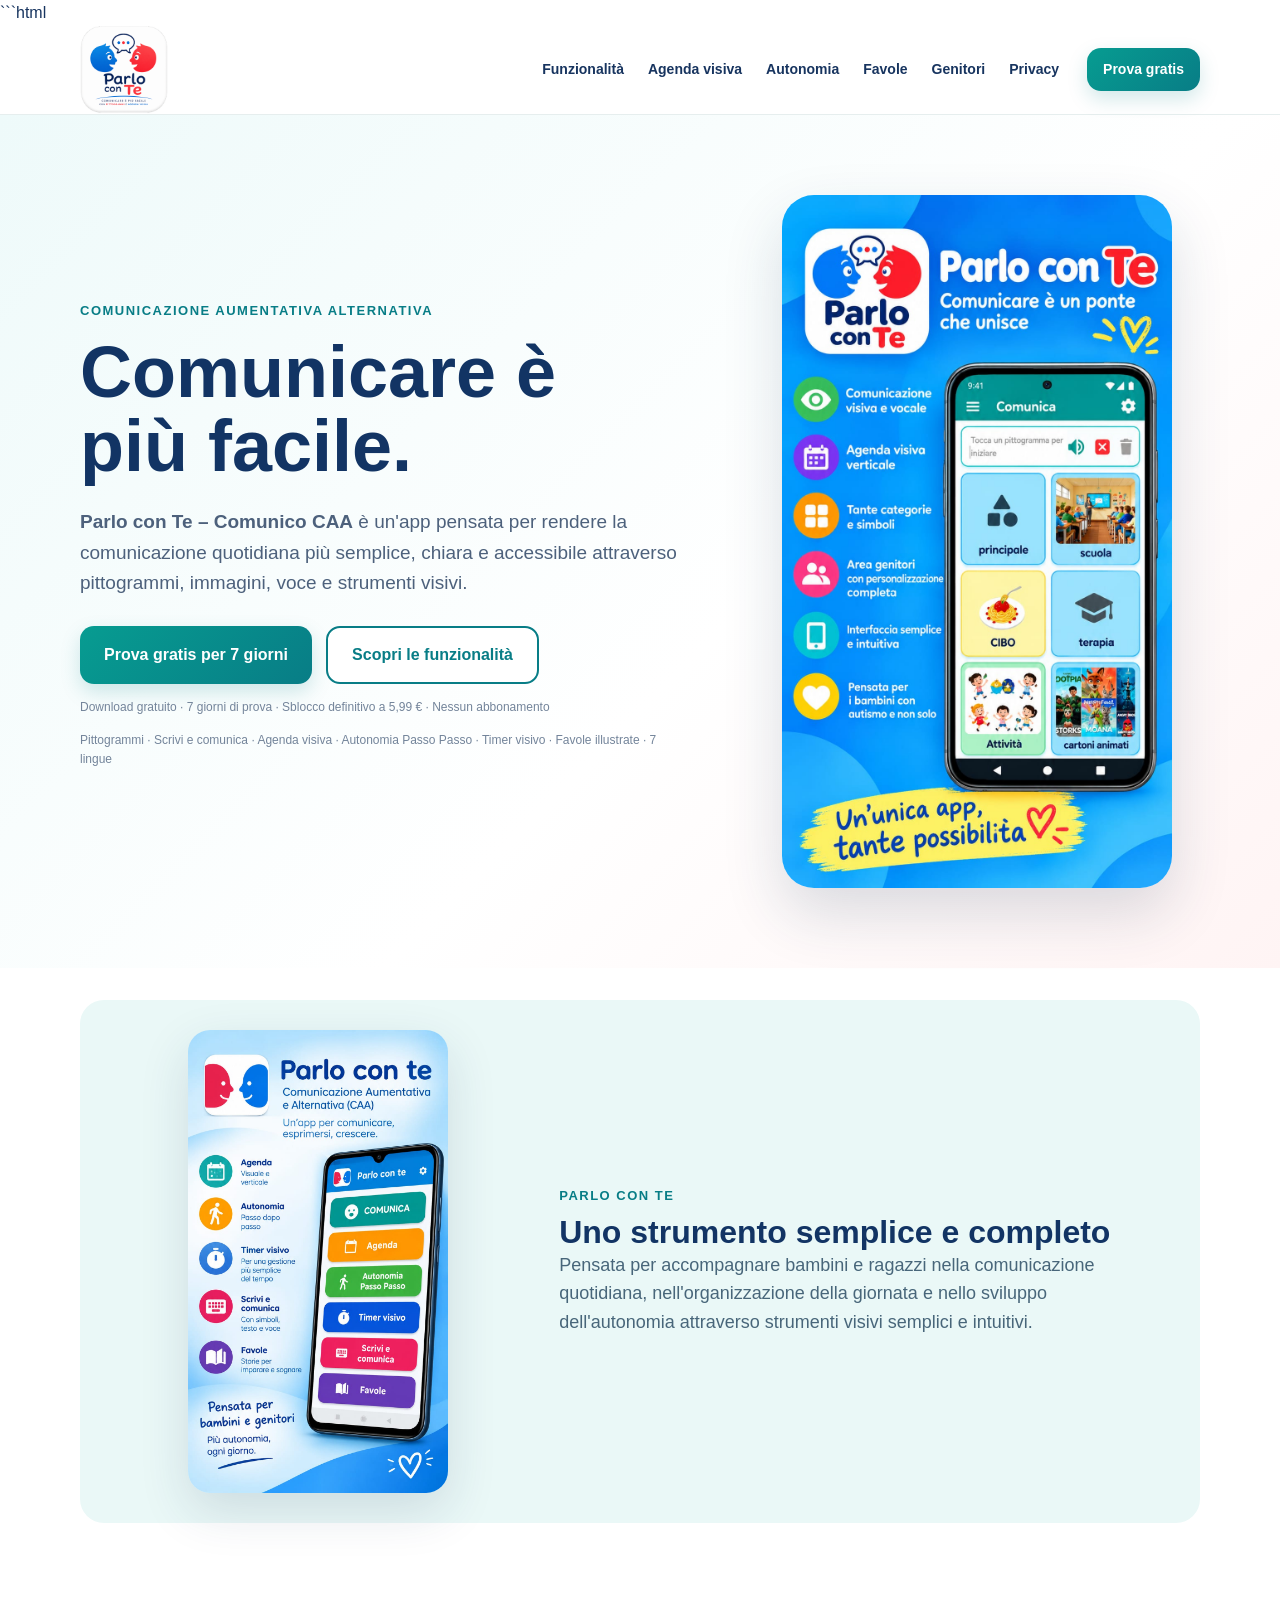
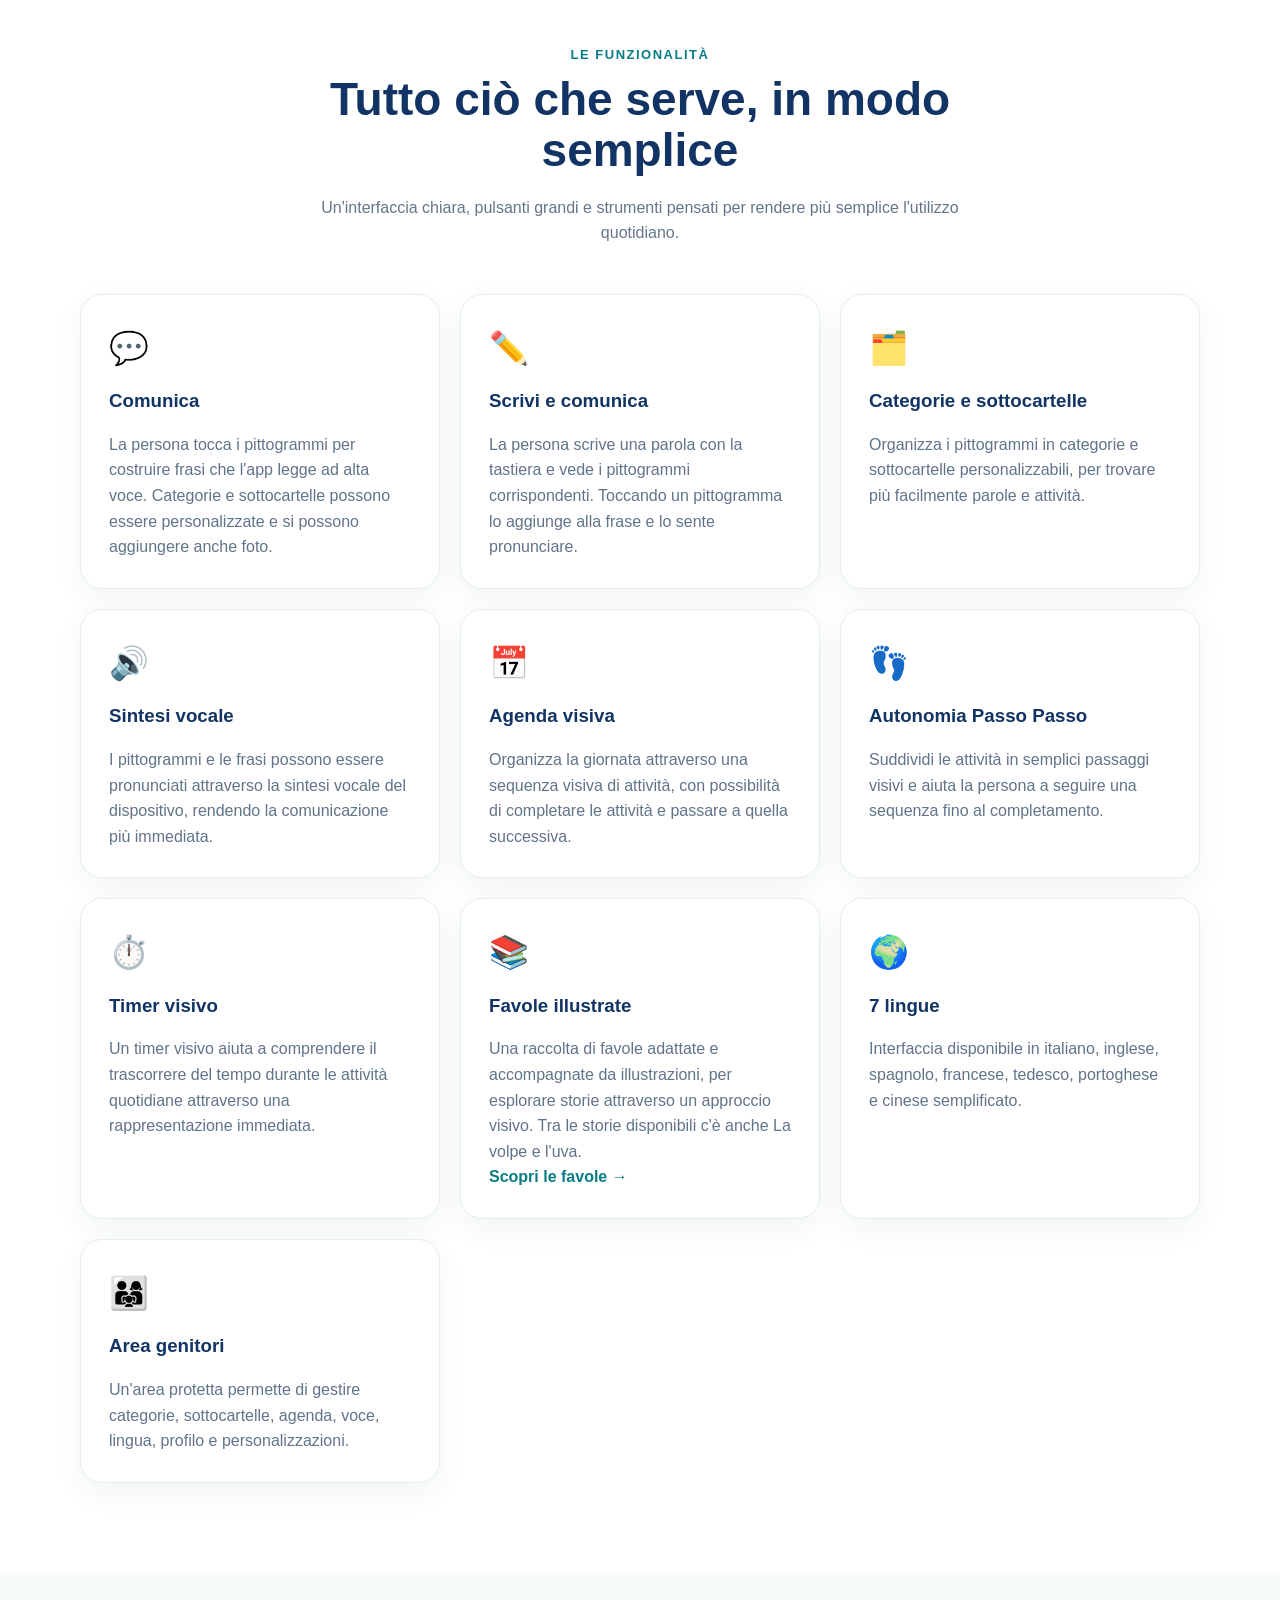
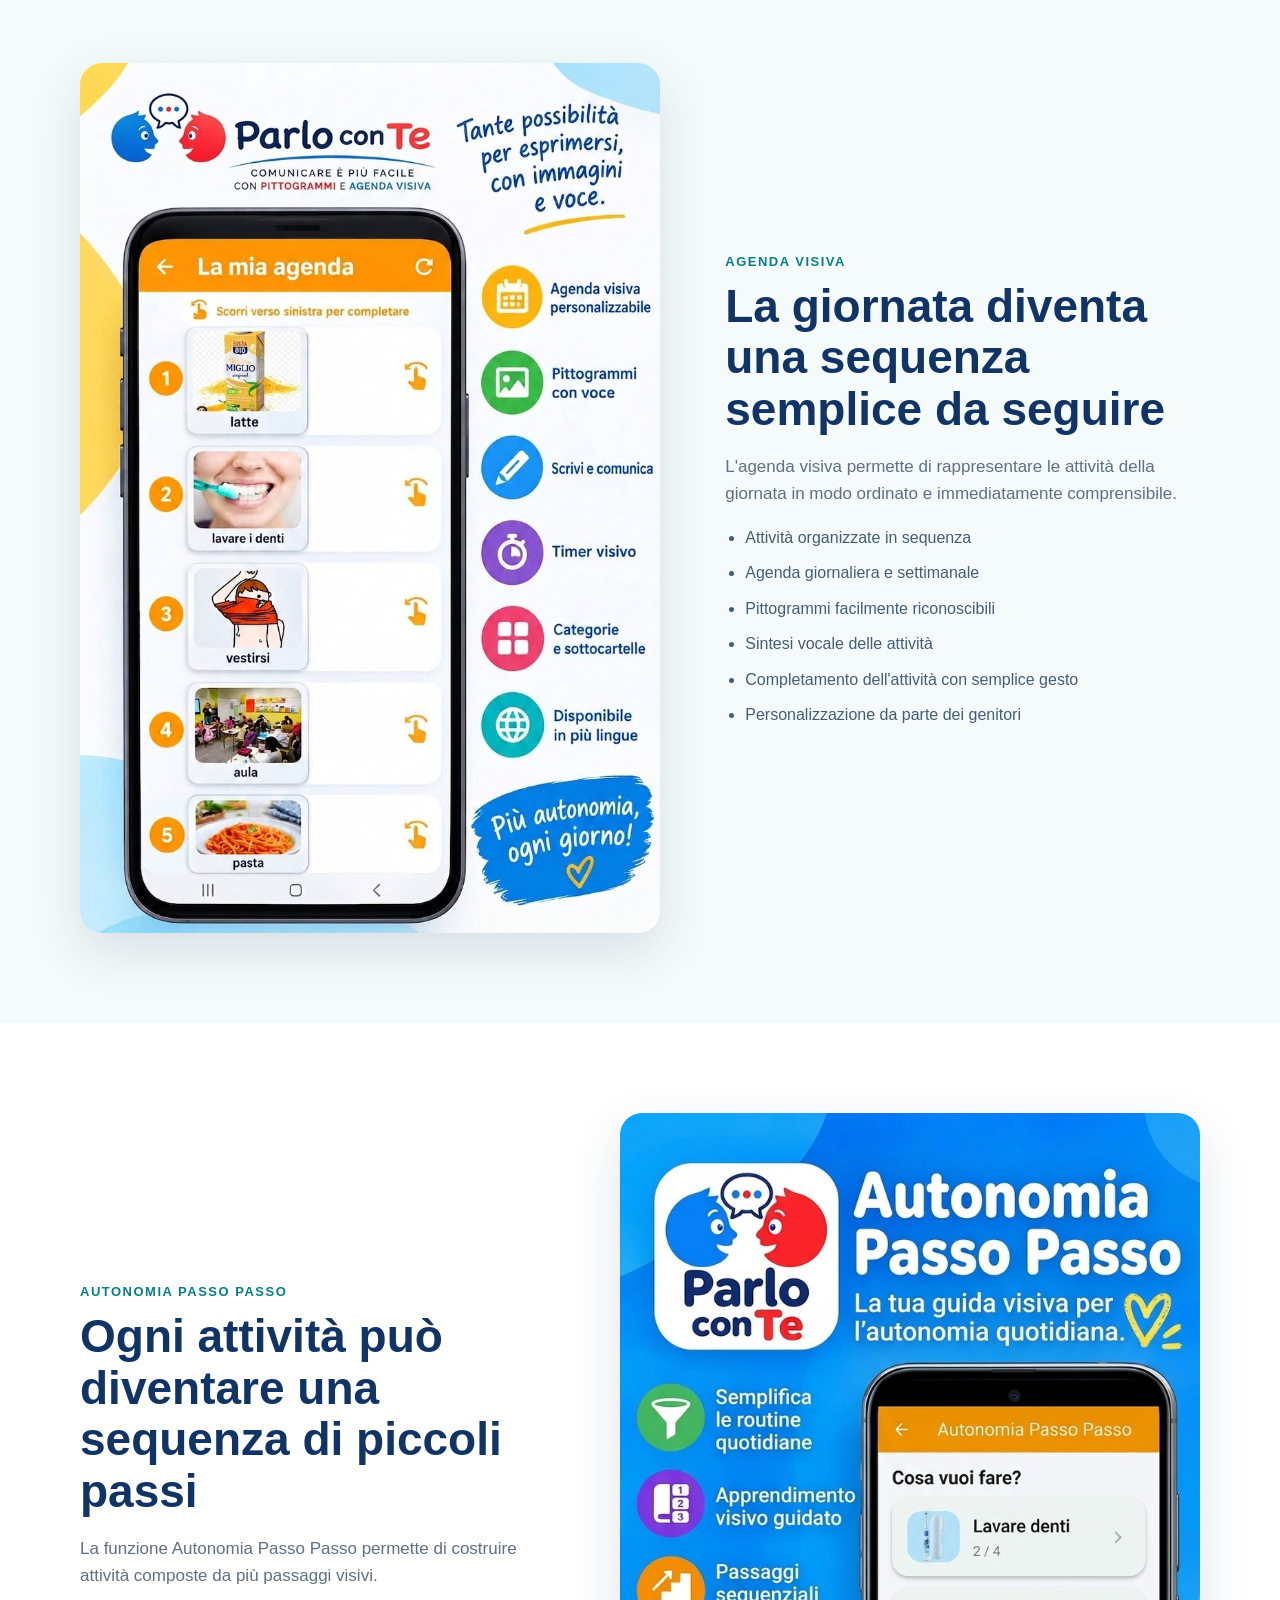
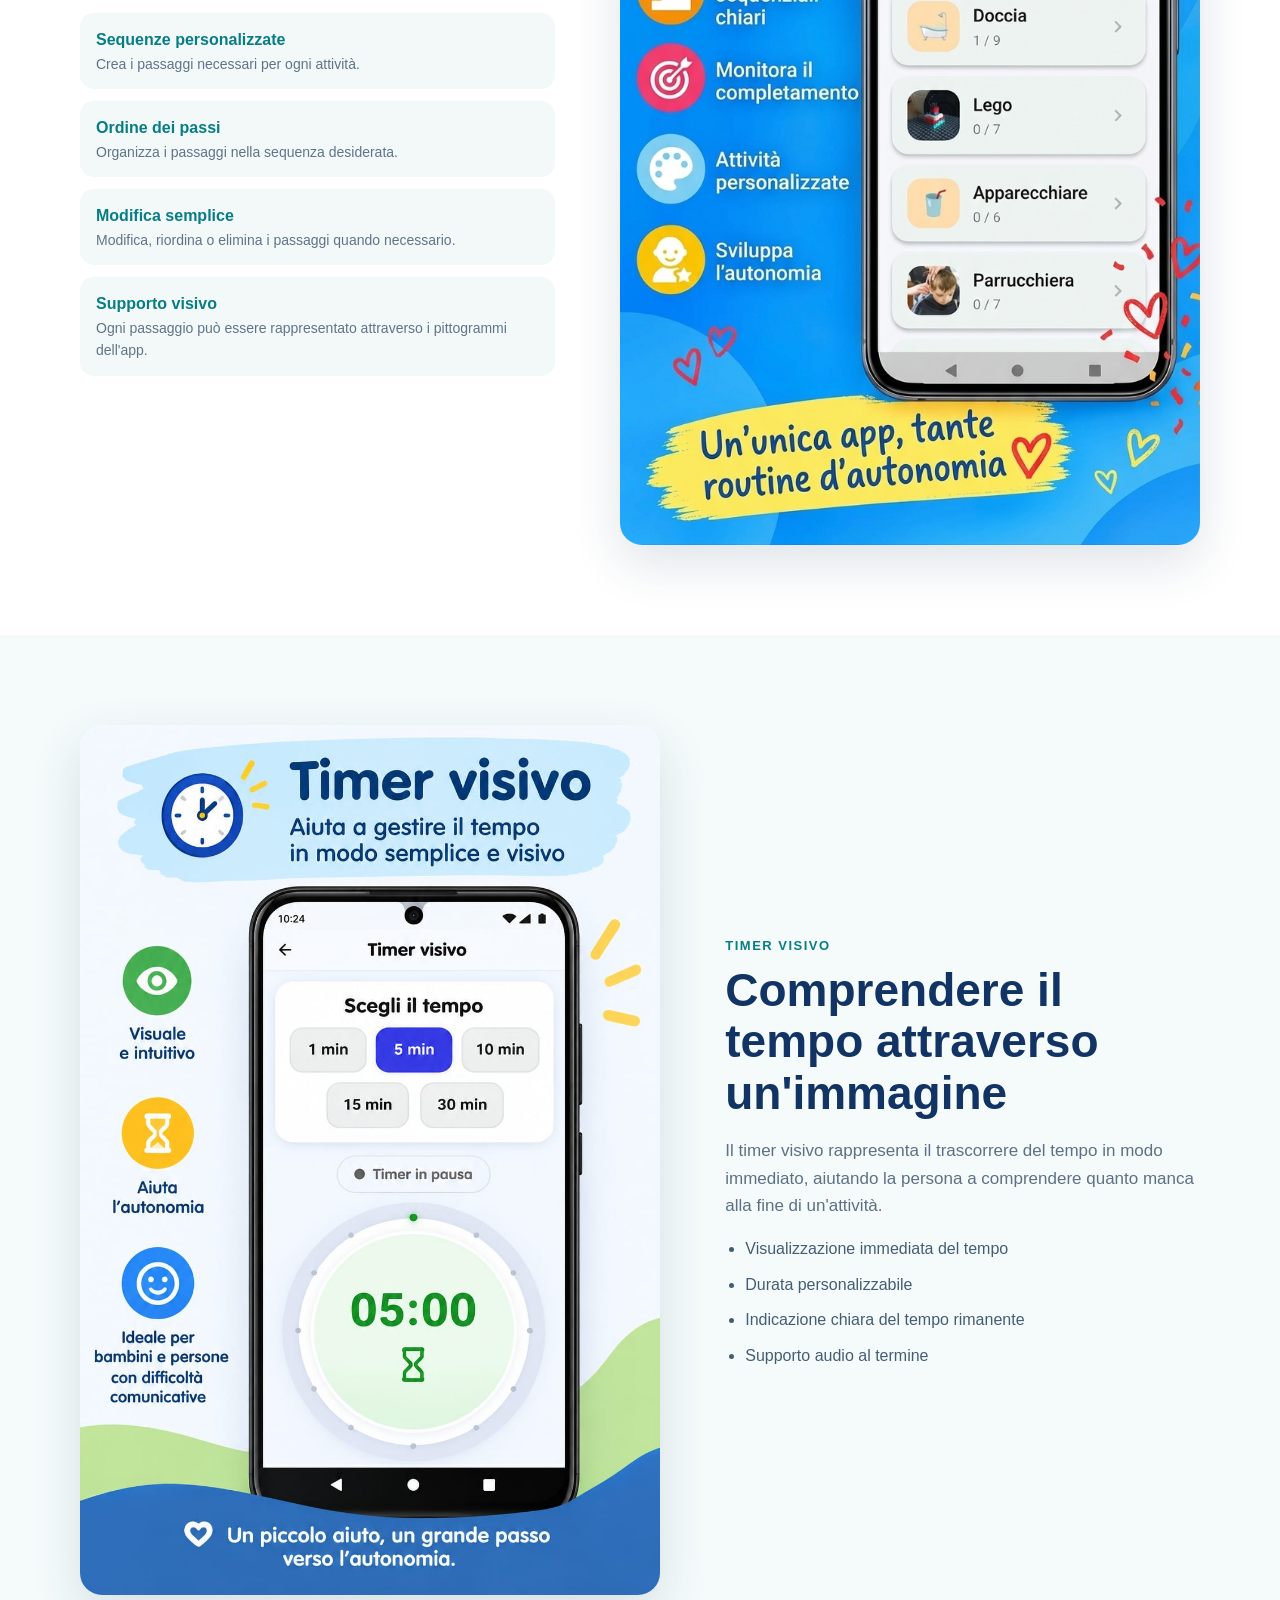
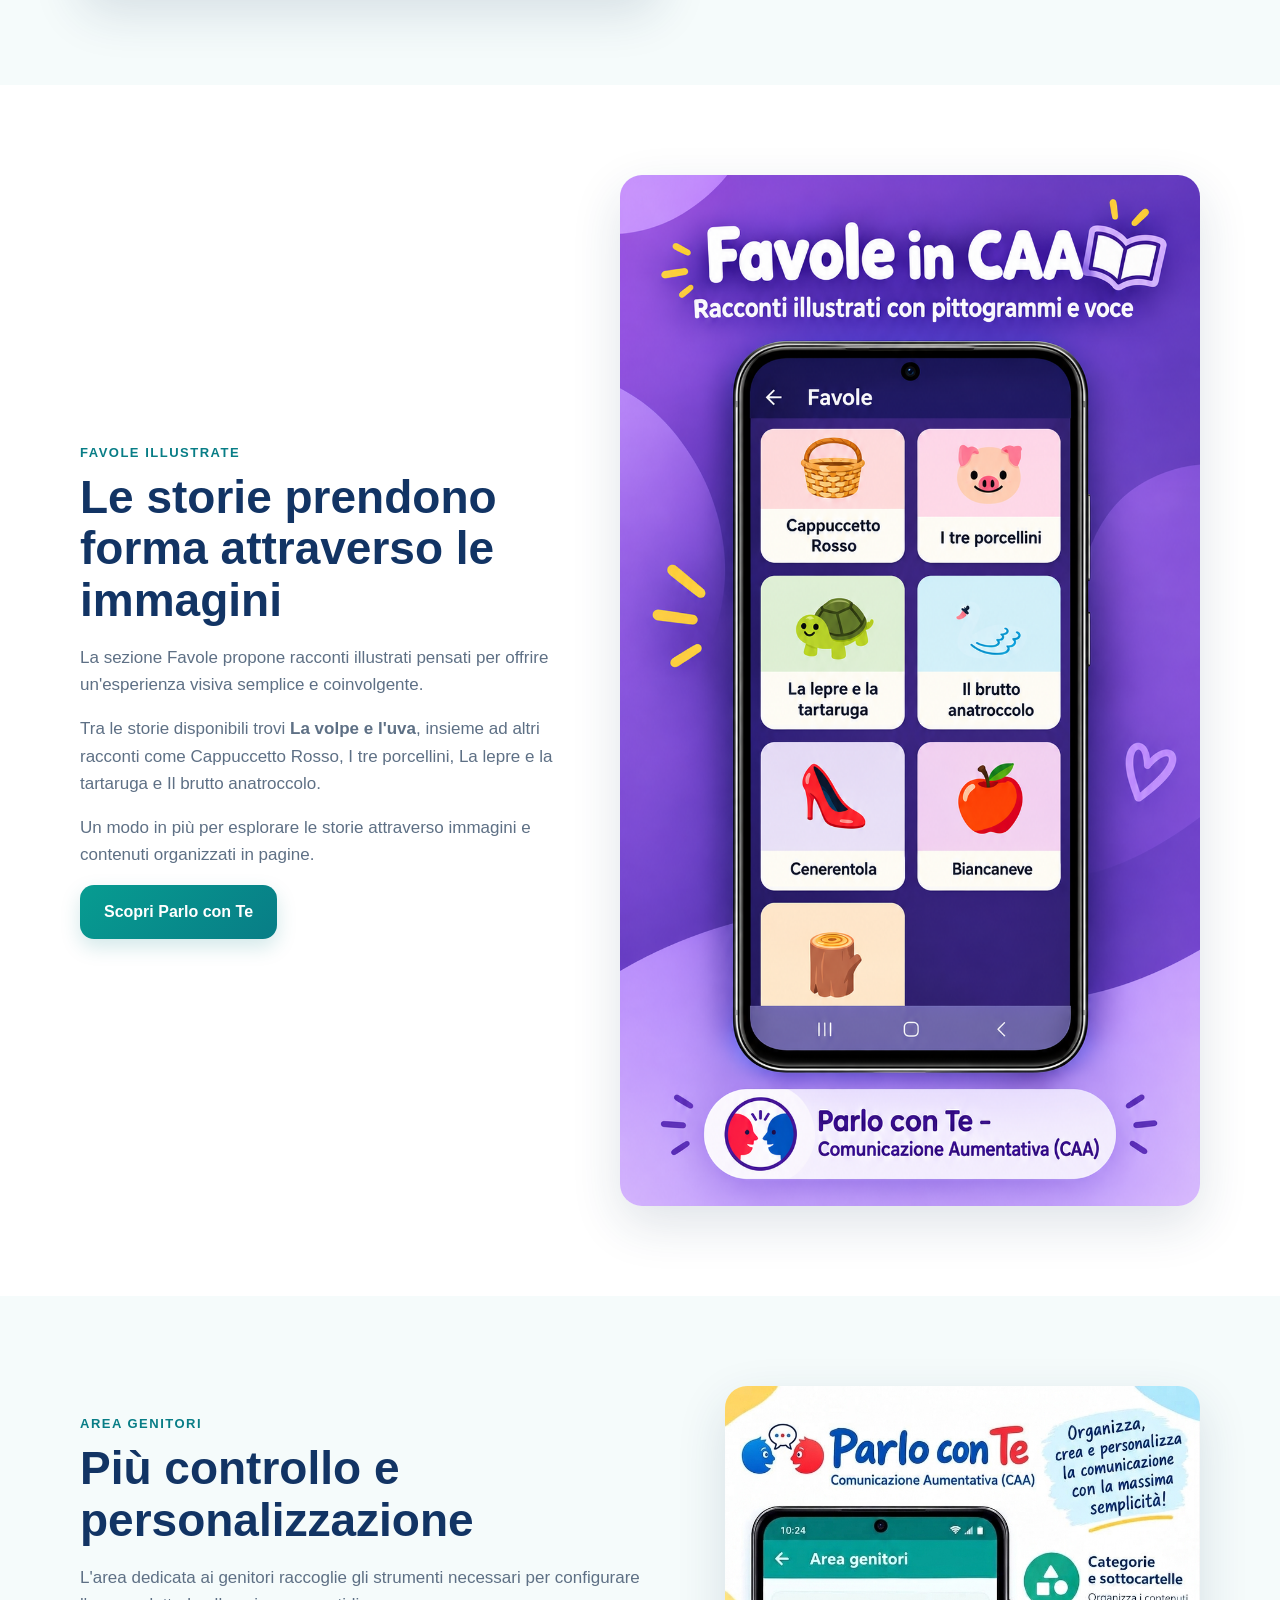
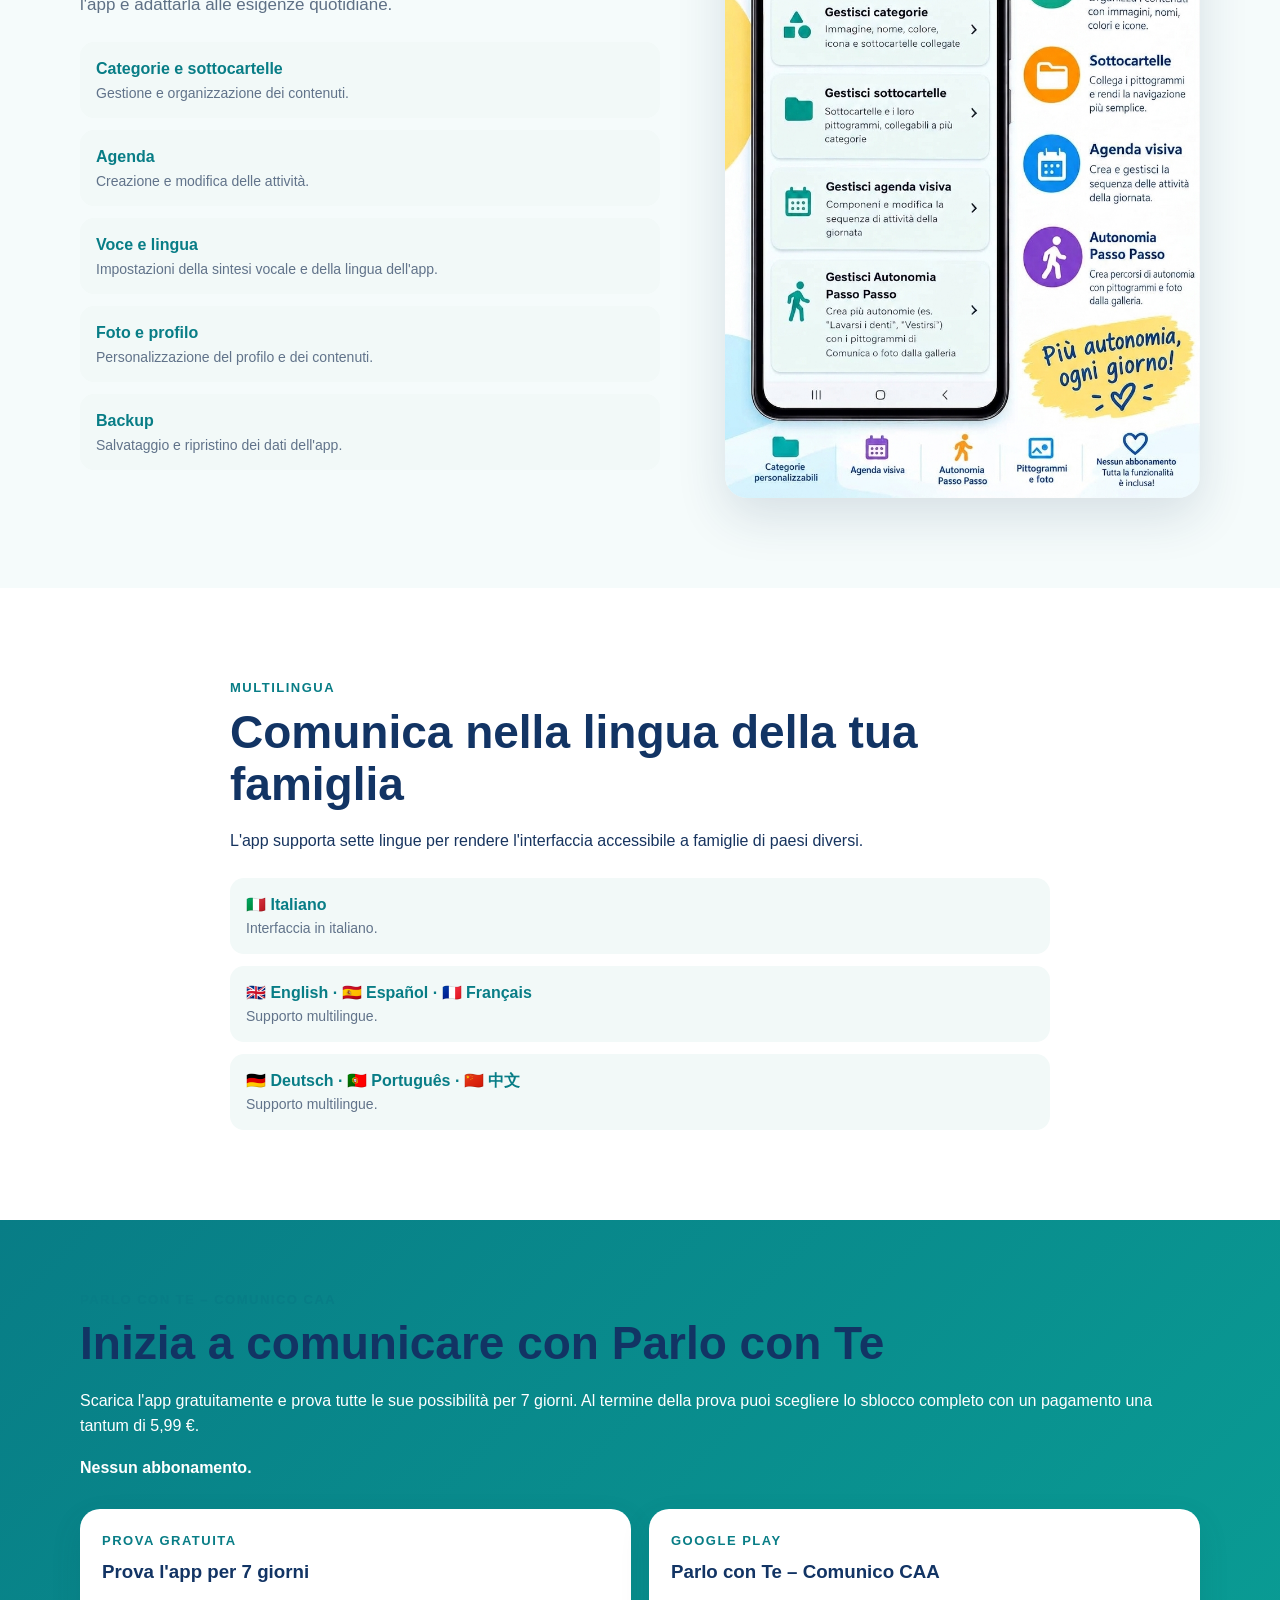
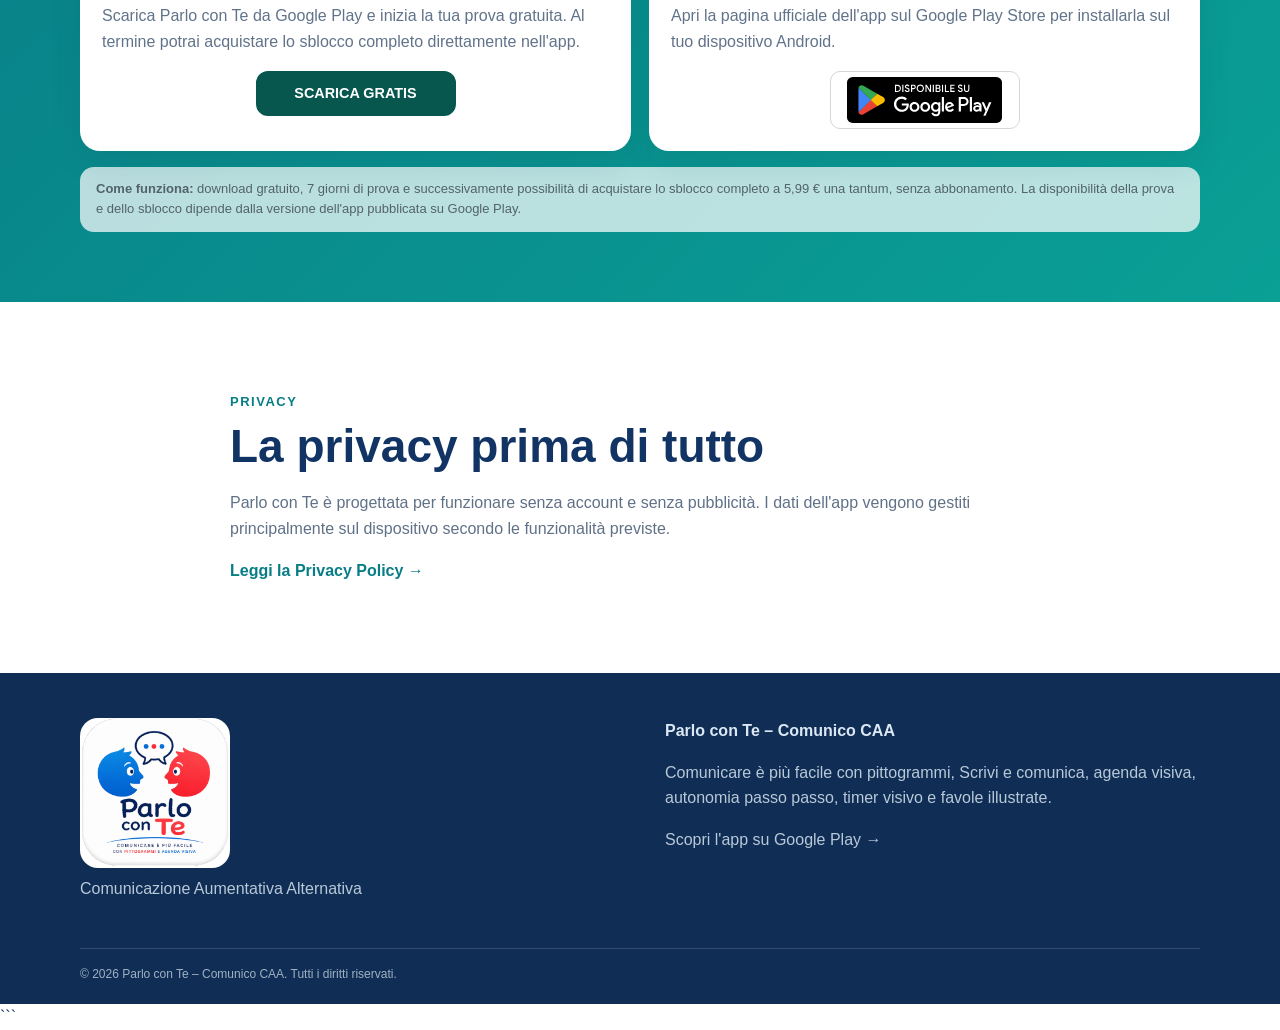
<file: index.html>
```html
<!DOCTYPE html>
<html lang="it">
<head>
<meta charset="UTF-8">
<meta name="viewport" content="width=device-width, initial-scale=1.0">

<title>Parlo con Te – Comunico CAA | Comunicazione Aumentativa Alternativa</title>

<meta name="description" content="Scopri Parlo con Te – Comunico CAA: pittogrammi, comunicazione vocale, agenda visiva, autonomia passo passo, timer visivo e favole illustrate. Prova gratis per 7 giorni, poi sblocco definitivo a 5,99 €.">

<meta name="theme-color" content="#ffffff">
<link rel="icon" href="data:,">

<link rel="preconnect" href="https://fonts.googleapis.com">
<link rel="preconnect" href="https://fonts.gstatic.com" crossorigin>
<link href="https://fonts.googleapis.com/css2?family=Baloo+2:wght@500;600;700;800&family=Nunito+Sans:opsz,wght@6..12,400;6..12,700;6..12,800&display=swap" rel="stylesheet">

<link rel="stylesheet" href="style.css">
</head>

<body>

<header class="header">
  <div class="container nav">
    <a class="brand" href="#home" aria-label="Parlo con Te">
      <img src="logo.png" alt="Logo Parlo con Te">
    </a>

    <nav aria-label="Navigazione principale">
      <a href="#funzioni">Funzionalità</a>
      <a href="#agenda">Agenda visiva</a>
      <a href="#autonomia">Autonomia</a>
      <a href="#favole">Favole</a>
      <a href="#genitori">Genitori</a>
      <a href="#privacy">Privacy</a>
    </nav>

    <a class="btn btn-small" href="#download">Prova gratis</a>
  </div>
</header>

<main>

<!-- HERO -->
<section class="hero" id="home">
  <div class="container hero-grid">

    <div class="hero-text">
      <span class="eyebrow">COMUNICAZIONE AUMENTATIVA ALTERNATIVA</span>

      <h1>Comunicare è più facile.</h1>

      <p class="lead">
        <strong>Parlo con Te – Comunico CAA</strong> è un'app pensata per rendere
        la comunicazione quotidiana più semplice, chiara e accessibile attraverso
        pittogrammi, immagini, voce e strumenti visivi.
      </p>

      <div class="hero-buttons">
        <a class="btn" href="#download">Prova gratis per 7 giorni</a>
        <a class="btn btn-outline" href="#funzioni">Scopri le funzionalità</a>
      </div>

      <p class="note">
        Download gratuito · 7 giorni di prova · Sblocco definitivo a 5,99 €
        · Nessun abbonamento
      </p>

      <p class="note">
        Pittogrammi · Scrivi e comunica · Agenda visiva · Autonomia Passo Passo
        · Timer visivo · Favole illustrate · 7 lingue
      </p>
    </div>

    <div class="hero-image">
      <img src="comunica%20-screen.jpeg?v=20261011"
           alt="Schermata Comunica di Parlo con Te con pittogrammi e categorie">
    </div>

  </div>
</section>

<!-- INTRODUZIONE -->
<section class="intro">
  <div class="container intro-box">

    <div class="intro-image">
      <img src="home-screen.jpg?v=20261011"
           alt="Schermata iniziale dell'app Parlo con Te">
    </div>

    <div>
      <span class="eyebrow">PARLO CON TE</span>
      <h2>Uno strumento semplice e completo</h2>

      <p>
        Pensata per accompagnare bambini e ragazzi nella comunicazione quotidiana,
        nell'organizzazione della giornata e nello sviluppo dell'autonomia attraverso
        strumenti visivi semplici e intuitivi.
      </p>
    </div>

  </div>
</section>

<!-- FUNZIONALITÀ -->
<section class="section" id="funzioni">
  <div class="container">

    <div class="section-title">
      <span class="eyebrow">LE FUNZIONALITÀ</span>
      <h2>Tutto ciò che serve, in modo semplice</h2>
      <p>
        Un'interfaccia chiara, pulsanti grandi e strumenti pensati per rendere
        più semplice l'utilizzo quotidiano.
      </p>
    </div>

    <div class="cards">

      <article class="card">
        <div class="icon">💬</div>
        <h3>Comunica</h3>
        <p>
          La persona tocca i pittogrammi per costruire frasi che l'app legge
          ad alta voce. Categorie e sottocartelle possono essere personalizzate
          e si possono aggiungere anche foto.
        </p>
      </article>

      <article class="card">
        <div class="icon">✏️</div>
        <h3>Scrivi e comunica</h3>
        <p>
          La persona scrive una parola con la tastiera e vede i pittogrammi
          corrispondenti. Toccando un pittogramma lo aggiunge alla frase
          e lo sente pronunciare.
        </p>
      </article>

      <article class="card">
        <div class="icon">🗂️</div>
        <h3>Categorie e sottocartelle</h3>
        <p>
          Organizza i pittogrammi in categorie e sottocartelle personalizzabili,
          per trovare più facilmente parole e attività.
        </p>
      </article>

      <article class="card">
        <div class="icon">🔊</div>
        <h3>Sintesi vocale</h3>
        <p>
          I pittogrammi e le frasi possono essere pronunciati attraverso
          la sintesi vocale del dispositivo, rendendo la comunicazione
          più immediata.
        </p>
      </article>

      <article class="card">
        <div class="icon">📅</div>
        <h3>Agenda visiva</h3>
        <p>
          Organizza la giornata attraverso una sequenza visiva di attività,
          con possibilità di completare le attività e passare a quella successiva.
        </p>
      </article>

      <article class="card">
        <div class="icon">👣</div>
        <h3>Autonomia Passo Passo</h3>
        <p>
          Suddividi le attività in semplici passaggi visivi e aiuta la persona
          a seguire una sequenza fino al completamento.
        </p>
      </article>

      <article class="card">
        <div class="icon">⏱️</div>
        <h3>Timer visivo</h3>
        <p>
          Un timer visivo aiuta a comprendere il trascorrere del tempo durante
          le attività quotidiane attraverso una rappresentazione immediata.
        </p>
      </article>

      <article class="card">
        <div class="icon">📚</div>
        <h3>Favole illustrate</h3>
        <p>
          Una raccolta di favole adattate e accompagnate da illustrazioni,
          per esplorare storie attraverso un approccio visivo.
          Tra le storie disponibili c'è anche La volpe e l'uva.
        </p>
        <a class="text-link" href="#favole">Scopri le favole →</a>
      </article>

      <article class="card">
        <div class="icon">🌍</div>
        <h3>7 lingue</h3>
        <p>
          Interfaccia disponibile in italiano, inglese, spagnolo, francese,
          tedesco, portoghese e cinese semplificato.
        </p>
      </article>

      <article class="card">
        <div class="icon">👨‍👩‍👧</div>
        <h3>Area genitori</h3>
        <p>
          Un'area protetta permette di gestire categorie, sottocartelle,
          agenda, voce, lingua, profilo e personalizzazioni.
        </p>
      </article>

    </div>
  </div>
</section>

<!-- AGENDA VISIVA -->
<section class="section soft" id="agenda">
  <div class="container feature-grid">

    <div class="feature-image">
      <img src="agenda%20visiva.jpg?v=20261011"
           alt="Agenda visiva di Parlo con Te con le attività della giornata">
    </div>

    <div class="feature-text">
      <span class="eyebrow">AGENDA VISIVA</span>
      <h2>La giornata diventa una sequenza semplice da seguire</h2>

      <p>
        L'agenda visiva permette di rappresentare le attività della giornata
        in modo ordinato e immediatamente comprensibile.
      </p>

      <ul>
        <li>Attività organizzate in sequenza</li>
        <li>Agenda giornaliera e settimanale</li>
        <li>Pittogrammi facilmente riconoscibili</li>
        <li>Sintesi vocale delle attività</li>
        <li>Completamento dell'attività con semplice gesto</li>
        <li>Personalizzazione da parte dei genitori</li>
      </ul>
    </div>

  </div>
</section>

<!-- AUTONOMIA -->
<section class="section" id="autonomia">
  <div class="container feature-grid reverse">

    <div class="feature-text">
      <span class="eyebrow">AUTONOMIA PASSO PASSO</span>
      <h2>Ogni attività può diventare una sequenza di piccoli passi</h2>

      <p>
        La funzione Autonomia Passo Passo permette di costruire attività
        composte da più passaggi visivi.
      </p>

      <div class="mini-list">
        <div>
          <strong>Sequenze personalizzate</strong>
          <span>Crea i passaggi necessari per ogni attività.</span>
        </div>

        <div>
          <strong>Ordine dei passi</strong>
          <span>Organizza i passaggi nella sequenza desiderata.</span>
        </div>

        <div>
          <strong>Modifica semplice</strong>
          <span>Modifica, riordina o elimina i passaggi quando necessario.</span>
        </div>

        <div>
          <strong>Supporto visivo</strong>
          <span>Ogni passaggio può essere rappresentato attraverso i pittogrammi dell'app.</span>
        </div>
      </div>
    </div>

    <div class="feature-image">
      <img src="autonomia%20passo%20passo.jpg?v=20261011"
           alt="Funzione Autonomia Passo Passo di Parlo con Te">
    </div>

  </div>
</section>

<!-- TIMER VISIVO -->
<section class="section soft" id="timer">
  <div class="container feature-grid">

    <div class="feature-image">
      <img src="timer%20visivo.jpeg?v=20261011"
           alt="Timer visivo di Parlo con Te">
    </div>

    <div class="feature-text">
      <span class="eyebrow">TIMER VISIVO</span>
      <h2>Comprendere il tempo attraverso un'immagine</h2>

      <p>
        Il timer visivo rappresenta il trascorrere del tempo in modo immediato,
        aiutando la persona a comprendere quanto manca alla fine di un'attività.
      </p>

      <ul>
        <li>Visualizzazione immediata del tempo</li>
        <li>Durata personalizzabile</li>
        <li>Indicazione chiara del tempo rimanente</li>
        <li>Supporto audio al termine</li>
      </ul>
    </div>

  </div>
</section>

<!-- FAVOLE -->
<section class="section" id="favole">
  <div class="container feature-grid reverse">

    <div class="feature-text">
      <span class="eyebrow">FAVOLE ILLUSTRATE</span>
      <h2>Le storie prendono forma attraverso le immagini</h2>

      <p>
        La sezione Favole propone racconti illustrati pensati per offrire
        un'esperienza visiva semplice e coinvolgente.
      </p>

      <p>
        Tra le storie disponibili trovi <strong>La volpe e l'uva</strong>,
        insieme ad altri racconti come Cappuccetto Rosso, I tre porcellini,
        La lepre e la tartaruga e Il brutto anatroccolo.
      </p>

      <p>
        Un modo in più per esplorare le storie attraverso immagini
        e contenuti organizzati in pagine.
      </p>

      <a class="btn" href="#download">Scopri Parlo con Te</a>
    </div>

    <div class="feature-image">
      <img src="favole.png?v=20261011"
           alt="Sezione Favole illustrate dell'app Parlo con Te">
    </div>

  </div>
</section>

<!-- AREA GENITORI -->
<section class="section soft" id="genitori">
  <div class="container feature-grid">

    <div class="feature-text">
      <span class="eyebrow">AREA GENITORI</span>
      <h2>Più controllo e personalizzazione</h2>

      <p>
        L'area dedicata ai genitori raccoglie gli strumenti necessari
        per configurare l'app e adattarla alle esigenze quotidiane.
      </p>

      <div class="mini-list">
        <div>
          <strong>Categorie e sottocartelle</strong>
          <span>Gestione e organizzazione dei contenuti.</span>
        </div>

        <div>
          <strong>Agenda</strong>
          <span>Creazione e modifica delle attività.</span>
        </div>

        <div>
          <strong>Voce e lingua</strong>
          <span>Impostazioni della sintesi vocale e della lingua dell'app.</span>
        </div>

        <div>
          <strong>Foto e profilo</strong>
          <span>Personalizzazione del profilo e dei contenuti.</span>
        </div>

        <div>
          <strong>Backup</strong>
          <span>Salvataggio e ripristino dei dati dell'app.</span>
        </div>
      </div>
    </div>

    <div class="feature-image">
      <img src="area%20genitori.jpg?v=20261011"
           alt="Area genitori di Parlo con Te">
    </div>

  </div>
</section>

<!-- LINGUE -->
<section class="section">
  <div class="container narrow language-section">

    <span class="eyebrow">MULTILINGUA</span>
    <h2>Comunica nella lingua della tua famiglia</h2>

    <p>
      L'app supporta sette lingue per rendere l'interfaccia accessibile
      a famiglie di paesi diversi.
    </p>

    <div class="mini-list">
      <div>
        <strong>🇮🇹 Italiano</strong>
        <span>Interfaccia in italiano.</span>
      </div>

      <div>
        <strong>🇬🇧 English · 🇪🇸 Español · 🇫🇷 Français</strong>
        <span>Supporto multilingue.</span>
      </div>

      <div>
        <strong>🇩🇪 Deutsch · 🇵🇹 Português · 🇨🇳 中文</strong>
        <span>Supporto multilingue.</span>
      </div>
    </div>

  </div>
</section>

<!-- DOWNLOAD E PROVA GRATUITA -->
<section class="download-section" id="download">
  <div class="container">

    <div>
      <span class="eyebrow">PARLO CON TE – COMUNICO CAA</span>
      <h2>Inizia a comunicare con Parlo con Te</h2>

      <p>
        Scarica l'app gratuitamente e prova tutte le sue possibilità
        per 7 giorni. Al termine della prova puoi scegliere lo sblocco
        completo con un pagamento una tantum di 5,99 €.
      </p>

      <p>
        <strong>Nessun abbonamento.</strong>
      </p>
    </div>

    <div class="purchase-grid">

      <article class="purchase-card">
        <span class="eyebrow">PROVA GRATUITA</span>
        <h3>Prova l'app per 7 giorni</h3>

        <p>
          Scarica Parlo con Te da Google Play e inizia la tua prova gratuita.
          Al termine potrai acquistare lo sblocco completo direttamente nell'app.
        </p>

        <a class="purchase-stripe"
           href="https://play.google.com/store/apps/details?id=it.parloconme.app"
           target="_blank"
           rel="noopener noreferrer">
          SCARICA GRATIS
        </a>
      </article>

      <article class="purchase-card">
        <span class="eyebrow">GOOGLE PLAY</span>
        <h3>Parlo con Te – Comunico CAA</h3>

        <p>
          Apri la pagina ufficiale dell'app sul Google Play Store
          per installarla sul tuo dispositivo Android.
        </p>

        <a class="purchase-badge"
           href="https://play.google.com/store/apps/details?id=it.parloconme.app"
           target="_blank"
           rel="noopener noreferrer"
           aria-label="Scarica Parlo con Te da Google Play">

          <img src="google-play-badge.svg"
               alt="Scarica da Google Play">
        </a>
      </article>

    </div>

    <div class="purchase-note">
      <strong>Come funziona:</strong>
      download gratuito, 7 giorni di prova e successivamente possibilità
      di acquistare lo sblocco completo a 5,99 € una tantum, senza abbonamento.
      La disponibilità della prova e dello sblocco dipende dalla versione
      dell'app pubblicata su Google Play.
    </div>

  </div>
</section>

<!-- PRIVACY -->
<section class="section privacy" id="privacy">
  <div class="container narrow">

    <span class="eyebrow">PRIVACY</span>
    <h2>La privacy prima di tutto</h2>

    <p>
      Parlo con Te è progettata per funzionare senza account e senza pubblicità.
      I dati dell'app vengono gestiti principalmente sul dispositivo secondo
      le funzionalità previste.
    </p>

    <a class="text-link" href="privacy.html">Leggi la Privacy Policy →</a>
  </div>
</section>

</main>

<!-- FOOTER -->
<footer>
  <div class="container footer-grid">

    <div class="footer-brand">
      <img src="logo.png" alt="Logo Parlo con Te">
      <p>Comunicazione Aumentativa Alternativa</p>
    </div>

    <div>
      <strong>Parlo con Te – Comunico CAA</strong>

      <p>
        Comunicare è più facile con pittogrammi, Scrivi e comunica,
        agenda visiva, autonomia passo passo, timer visivo e favole illustrate.
      </p>

      <p>
        <a href="https://play.google.com/store/apps/details?id=it.parloconme.app"
           target="_blank"
           rel="noopener noreferrer">
          Scopri l'app su Google Play →
        </a>
      </p>
    </div>

  </div>

  <div class="container copyright">
    © 2026 Parlo con Te – Comunico CAA. Tutti i diritti riservati.
  </div>
</footer>

</body>
</html>
```
</file>
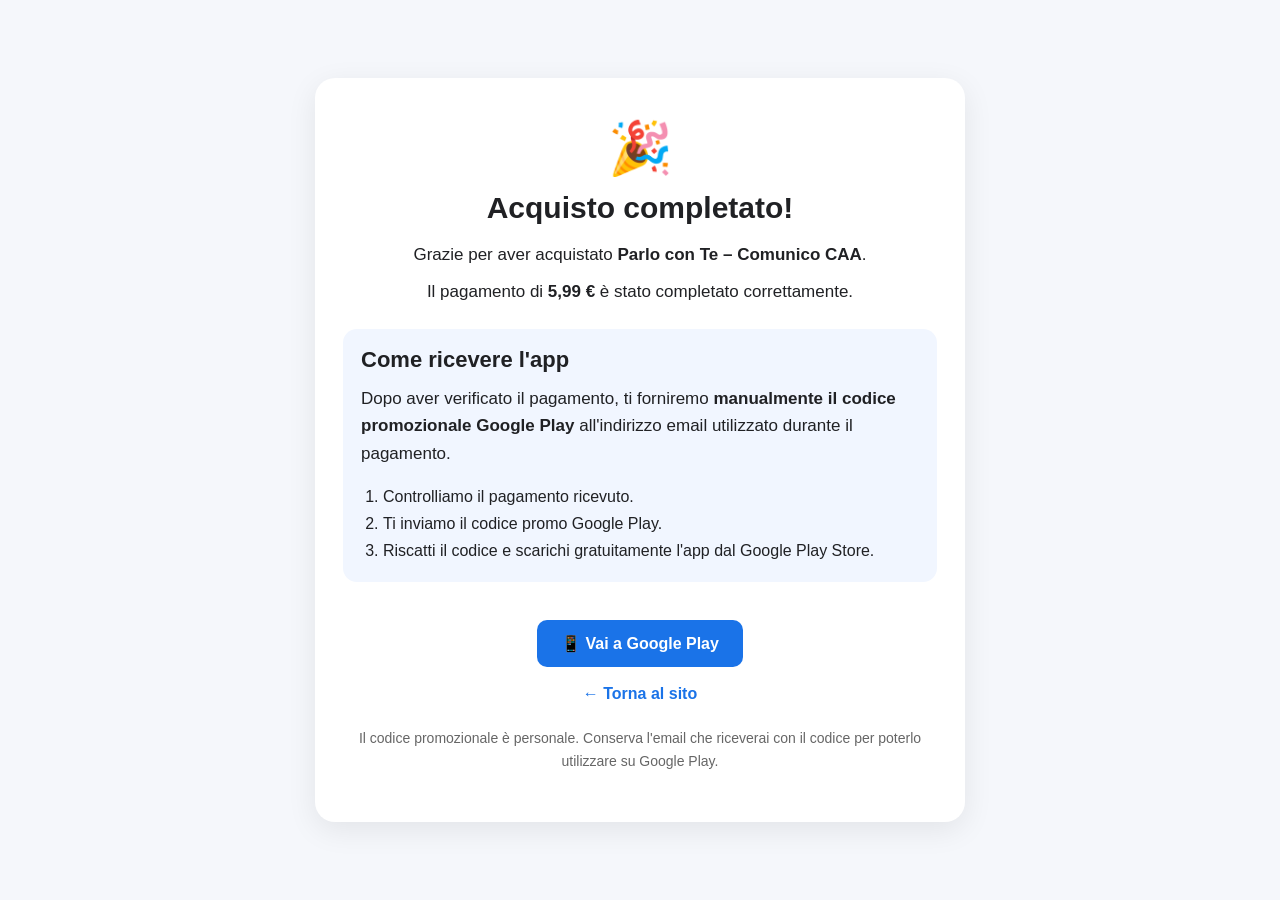
<file: acquisto-completato.html>
<!DOCTYPE html>
<html lang="it">
<head>
  <meta charset="UTF-8">
  <meta name="viewport" content="width=device-width, initial-scale=1.0">
  <title>Acquisto completato – Parlo con Te</title>
  <meta name="description" content="Acquisto completato per Parlo con Te – Comunico CAA.">
  <style>
    body{margin:0;font-family:Arial,sans-serif;background:#f5f7fb;color:#202124;display:flex;min-height:100vh;align-items:center;justify-content:center;padding:24px;box-sizing:border-box}
    .card{max-width:650px;width:100%;background:#fff;border-radius:20px;padding:40px 28px;box-shadow:0 8px 30px rgba(0,0,0,.08);text-align:center;box-sizing:border-box}
    h1{margin:0 0 16px;font-size:30px}
    h2{font-size:22px;margin:28px 0 12px}
    p{font-size:17px;line-height:1.6;margin:10px 0}
    .success{font-size:52px;margin-bottom:12px}
    .box{background:#f1f6ff;border-radius:14px;padding:18px;margin:24px 0;text-align:left}
    .steps{margin:16px 0 0;padding-left:22px;font-size:16px;line-height:1.7}
    .button{display:inline-block;background:#1a73e8;color:#fff;text-decoration:none;font-weight:bold;padding:14px 24px;border-radius:10px;margin-top:14px}
    .secondary{display:inline-block;color:#1a73e8;text-decoration:none;font-weight:bold;margin-top:18px}
    .note{font-size:14px;color:#666;margin-top:24px}
  </style>
</head>
<body>
  <main class="card">
    <div class="success">🎉</div>
    <h1>Acquisto completato!</h1>
    <p>Grazie per aver acquistato <strong>Parlo con Te – Comunico CAA</strong>.</p>
    <p>Il pagamento di <strong>5,99 €</strong> è stato completato correttamente.</p>

    <div class="box">
      <h2 style="margin-top:0">Come ricevere l'app</h2>
      <p>Dopo aver verificato il pagamento, ti forniremo <strong>manualmente il codice promozionale Google Play</strong> all'indirizzo email utilizzato durante il pagamento.</p>
      <ol class="steps">
        <li>Controlliamo il pagamento ricevuto.</li>
        <li>Ti inviamo il codice promo Google Play.</li>
        <li>Riscatti il codice e scarichi gratuitamente l'app dal Google Play Store.</li>
      </ol>
    </div>

    <a class="button" href="https://play.google.com/store/apps/details?id=it.parloconme.app" target="_blank" rel="noopener">📱 Vai a Google Play</a>
    <br>
    <a class="secondary" href="https://mppjessicajd-cloud.github.io/parlo-con-te/">← Torna al sito</a>

    <p class="note">Il codice promozionale è personale. Conserva l'email che riceverai con il codice per poterlo utilizzare su Google Play.</p>
  </main>
</body>
</html>
</file>
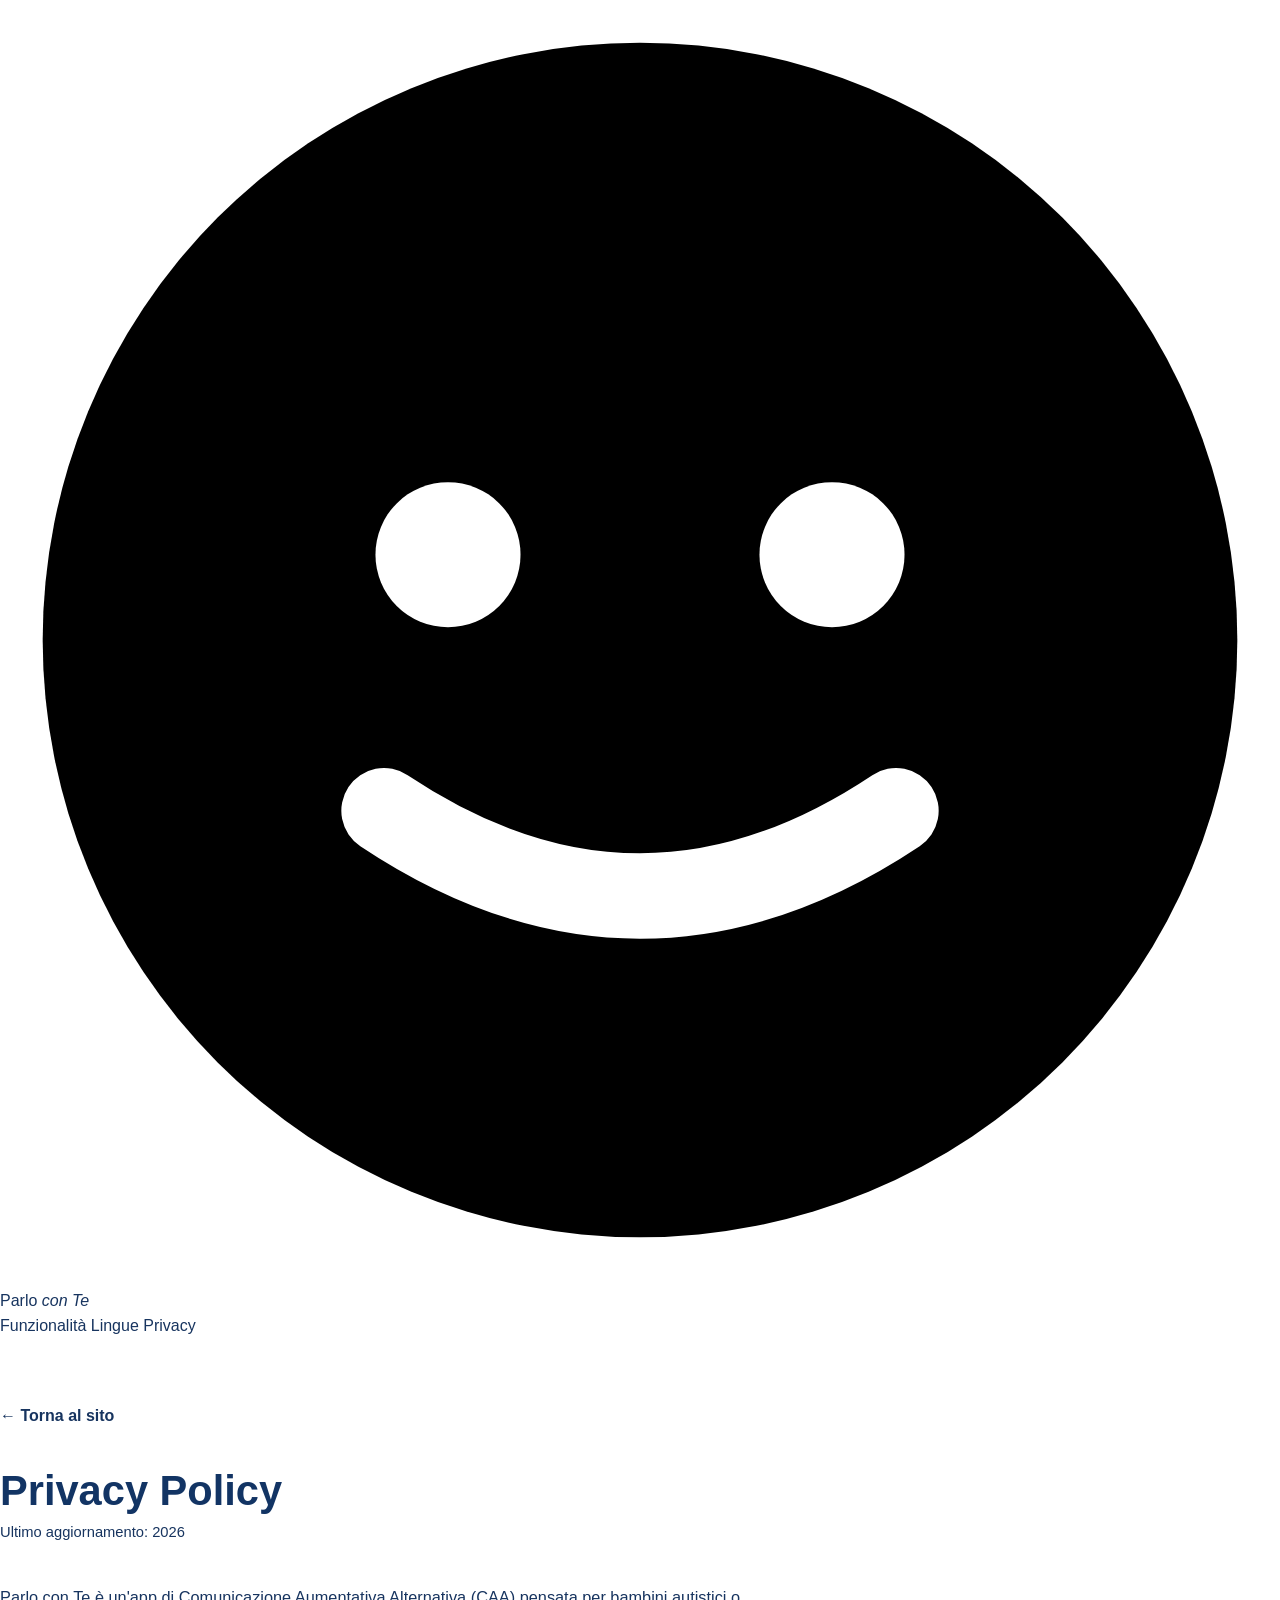
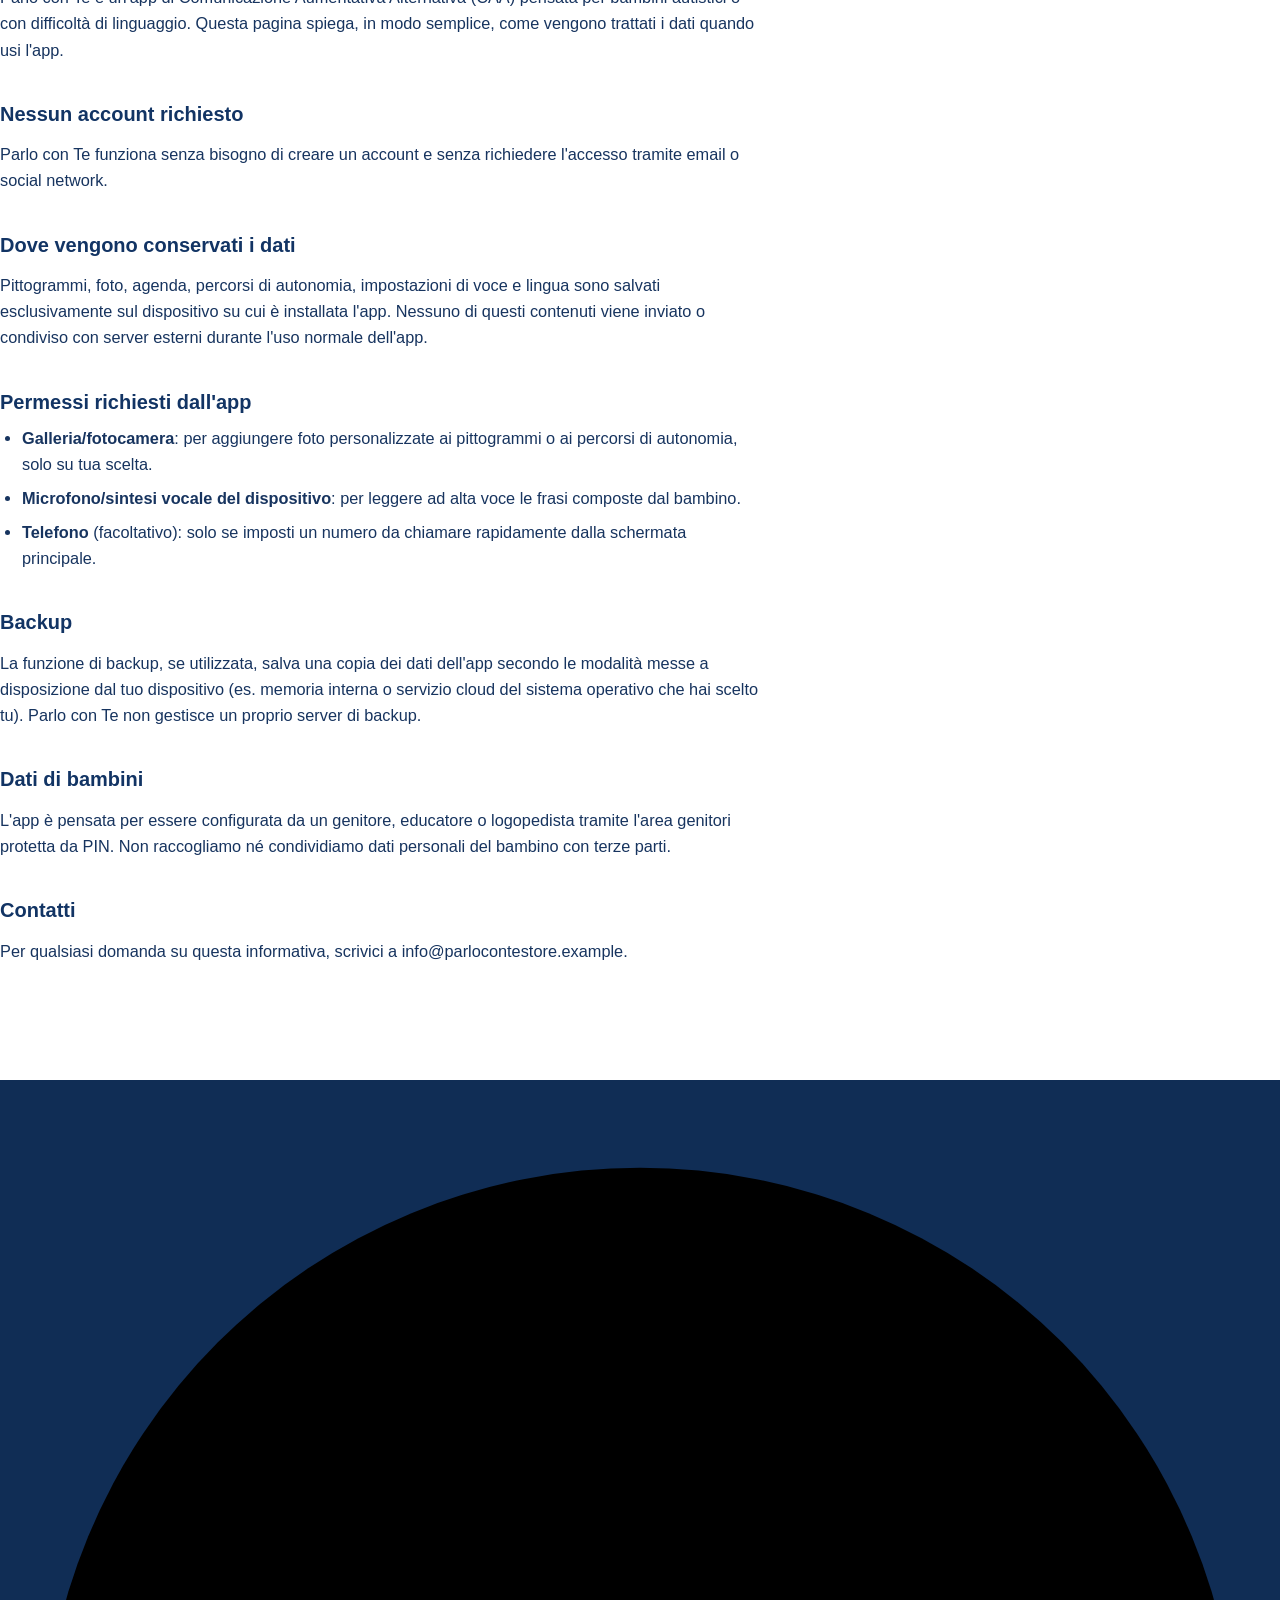
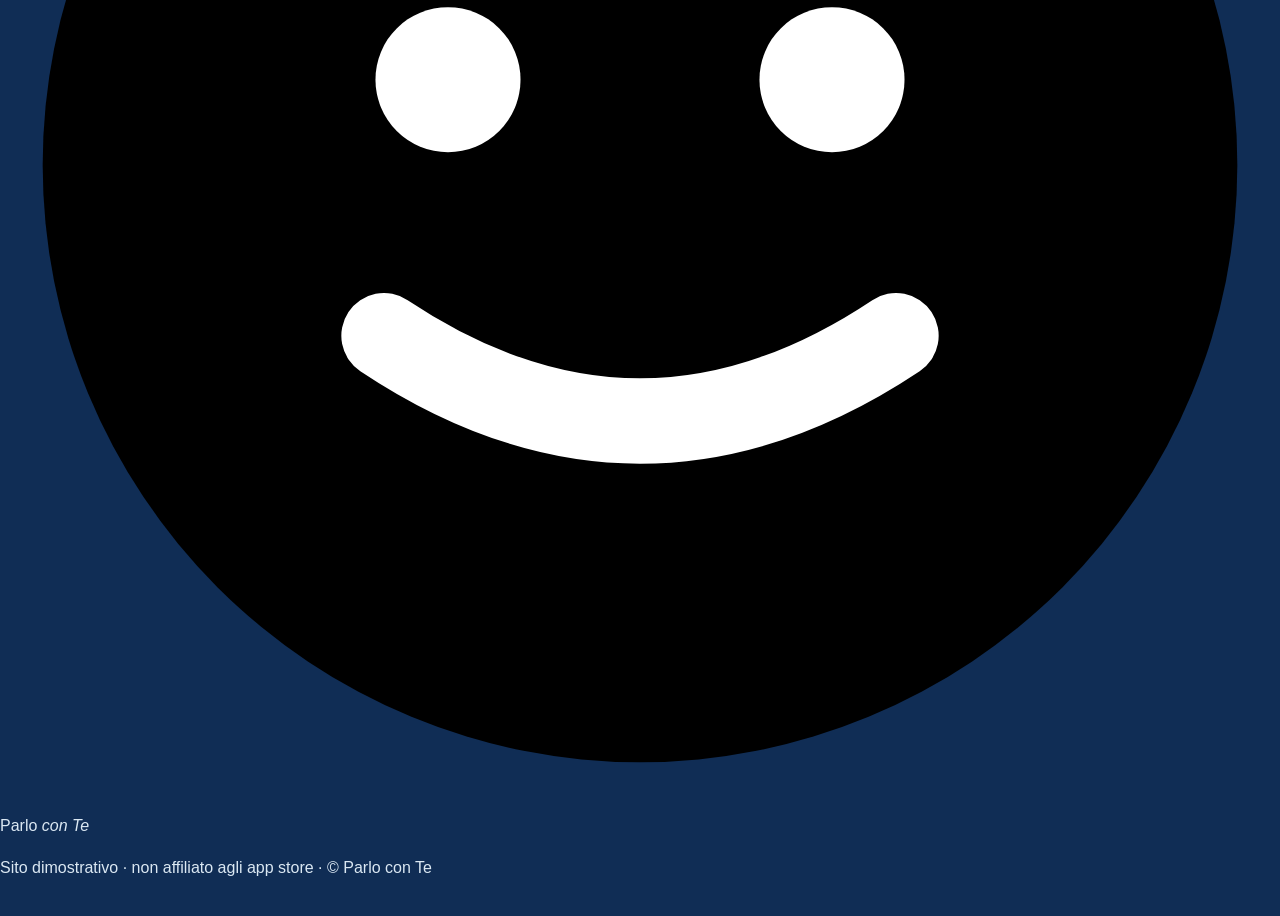
<file: privacy.html>
<!DOCTYPE html>
<html lang="it">
<head>
<meta charset="UTF-8">
<meta name="viewport" content="width=device-width, initial-scale=1.0">
<title>Privacy Policy — Parlo con Te</title>
<meta name="description" content="Informativa sulla privacy dell'app Parlo con Te.">
<link rel="icon" href="data:,">
<link rel="preconnect" href="https://fonts.googleapis.com">
<link rel="preconnect" href="https://fonts.gstatic.com" crossorigin>
<link href="https://fonts.googleapis.com/css2?family=Baloo+2:wght@500;600;700;800&family=Nunito+Sans:opsz,wght@6..12,400;6..12,600;6..12,700;6..12,800&display=swap" rel="stylesheet">
<link rel="stylesheet" href="style.css">
<style>
  .legal { padding: 64px 0 100px; }
  .legal .wrap { max-width: 760px; }
  .legal h1 { font-size: clamp(2rem, 4vw, 2.6rem); margin-bottom: 8px; }
  .legal .updated { color: var(--ink-soft); font-size: 0.92rem; margin-bottom: 40px; display: block; }
  .legal h2 { font-size: 1.25rem; margin-top: 40px; margin-bottom: 12px; }
  .legal p, .legal li { color: var(--ink-soft); font-size: 1.02rem; line-height: 1.6; }
  .legal ul { margin: 0; padding-left: 22px; display: flex; flex-direction: column; gap: 8px; }
  .legal a.back { display: inline-block; margin-bottom: 28px; font-weight: 700; color: var(--teal-dark); text-decoration: none; }
  .legal a.back:hover { text-decoration: underline; }
</style>
</head>
<body>

<header class="site-header">
  <div class="wrap header-inner">
    <a class="brand" href="index.html">
      <span class="brand-face" aria-hidden="true">
        <svg viewBox="0 0 60 60" class="face-svg">
          <circle cx="30" cy="30" r="28" fill="var(--teal)"/>
          <circle cx="21" cy="26" r="3.4" fill="#fff"/>
          <circle cx="39" cy="26" r="3.4" fill="#fff"/>
          <path d="M 18 38 Q 30 46 42 38" stroke="#fff" stroke-width="4" fill="none" stroke-linecap="round"/>
        </svg>
      </span>
      <span class="brand-word">Parlo <em>con Te</em></span>
    </a>
    <nav class="main-nav" aria-label="Navigazione principale">
      <a href="index.html#funzionalita">Funzionalità</a>
      <a href="index.html#lingue">Lingue</a>
      <a href="privacy.html">Privacy</a>
    </nav>
  </div>
</header>

<main>
<section class="legal">
  <div class="wrap">
    <a class="back" href="index.html">← Torna al sito</a>
    <h1>Privacy Policy</h1>
    <span class="updated">Ultimo aggiornamento: 2026</span>

    <p>
      Parlo con Te è un'app di Comunicazione Aumentativa Alternativa (CAA)
      pensata per bambini autistici o con difficoltà di linguaggio. Questa
      pagina spiega, in modo semplice, come vengono trattati i dati quando usi
      l'app.
    </p>

    <h2>Nessun account richiesto</h2>
    <p>
      Parlo con Te funziona senza bisogno di creare un account e senza
      richiedere l'accesso tramite email o social network.
    </p>

    <h2>Dove vengono conservati i dati</h2>
    <p>
      Pittogrammi, foto, agenda, percorsi di autonomia, impostazioni di voce e
      lingua sono salvati esclusivamente sul dispositivo su cui è installata
      l'app. Nessuno di questi contenuti viene inviato o condiviso con server
      esterni durante l'uso normale dell'app.
    </p>

    <h2>Permessi richiesti dall'app</h2>
    <ul>
      <li><strong>Galleria/fotocamera</strong>: per aggiungere foto personalizzate ai pittogrammi o ai percorsi di autonomia, solo su tua scelta.</li>
      <li><strong>Microfono/sintesi vocale del dispositivo</strong>: per leggere ad alta voce le frasi composte dal bambino.</li>
      <li><strong>Telefono</strong> (facoltativo): solo se imposti un numero da chiamare rapidamente dalla schermata principale.</li>
    </ul>

    <h2>Backup</h2>
    <p>
      La funzione di backup, se utilizzata, salva una copia dei dati
      dell'app secondo le modalità messe a disposizione dal tuo dispositivo
      (es. memoria interna o servizio cloud del sistema operativo che hai
      scelto tu). Parlo con Te non gestisce un proprio server di backup.
    </p>

    <h2>Dati di bambini</h2>
    <p>
      L'app è pensata per essere configurata da un genitore, educatore o
      logopedista tramite l'area genitori protetta da PIN. Non raccogliamo
      né condividiamo dati personali del bambino con terze parti.
    </p>

    <h2>Contatti</h2>
    <p>
      Per qualsiasi domanda su questa informativa, scrivici a
      <a href="mailto:info@parlocontestore.example">info@parlocontestore.example</a>.
    </p>
  </div>
</section>
</main>

<footer class="site-footer">
  <div class="wrap footer-inner">
    <div class="brand brand--footer">
      <span class="brand-face" aria-hidden="true">
        <svg viewBox="0 0 60 60" class="face-svg face-svg--small">
          <circle cx="30" cy="30" r="28" fill="var(--teal)"/>
          <circle cx="21" cy="26" r="3.4" fill="#fff"/>
          <circle cx="39" cy="26" r="3.4" fill="#fff"/>
          <path d="M 18 38 Q 30 46 42 38" stroke="#fff" stroke-width="4" fill="none" stroke-linecap="round"/>
        </svg>
      </span>
      <span class="brand-word">Parlo <em>con Te</em></span>
    </div>
    <p class="footer-legal">Sito dimostrativo · non affiliato agli app store · © Parlo con Te</p>
  </div>
</footer>

</body>
</html>
</file>
<file: style.css>
* { box-sizing: border-box; }
html { scroll-behavior: smooth; }
body { margin: 0; font-family: Arial, Helvetica, sans-serif; color: #17345f; background: #fff; line-height: 1.6; }
a { color: inherit; text-decoration: none; }
.container { width: min(1120px, calc(100% - 40px)); margin: auto; }
.header { position: sticky; top: 0; z-index: 10; background: rgba(255,255,255,.96); border-bottom: 1px solid #e6eeee; backdrop-filter: blur(10px); }
.nav { min-height: 78px; display:flex; align-items:center; gap:28px; }
.brand img { width: 88px; height: 88px; object-fit:contain; }
.nav nav { margin-left:auto; display:flex; gap:24px; font-size:14px; font-weight:700; }
.nav nav a:hover, .text-link:hover { color:#ef3340; }
.btn { display:inline-flex; align-items:center; justify-content:center; background:linear-gradient(135deg,#079c91,#087d86); color:#fff; padding:14px 24px; border-radius:14px; font-weight:800; box-shadow:0 8px 20px rgba(0,125,134,.18); transition:.2s; }
.btn:hover { transform:translateY(-2px); }
.btn-small { padding:10px 16px; font-size:14px; }
.btn-outline { background:#fff; color:#087d86; border:2px solid #087d86; box-shadow:none; }
.btn-white { background:#fff; color:#087d86; box-shadow:none; }
.hero { background:linear-gradient(135deg,#eefafa 0%,#fff 58%,#fff4f4 100%); padding:80px 0; }
.hero-grid { display:grid; grid-template-columns:1.15fr .85fr; align-items:center; gap:70px; }
.eyebrow { color:#087d86; font-weight:900; letter-spacing:1.5px; font-size:13px; }
h1 { font-size:clamp(44px,6vw,72px); line-height:1.02; margin:14px 0 24px; color:#123464; }
h2 { font-size:clamp(30px,4vw,46px); line-height:1.12; margin:8px 0 18px; color:#123464; }
h3 { margin:12px 0 8px; color:#123464; }
.lead { max-width:650px; font-size:19px; color:#4d617c; }
.hero-buttons { display:flex; gap:14px; flex-wrap:wrap; margin-top:28px; }
.note { font-size:12px; color:#73849a; margin-top:14px; }
.hero-image { display:flex; justify-content:center; }
.hero-image img { width:min(390px,80vw); border-radius:32px; box-shadow:0 25px 60px rgba(25,55,90,.16); }
.intro { padding:32px 0; }
.intro-box { background:#eaf8f7; border-radius:24px; padding:30px 36px; display:grid; grid-template-columns:.8fr 1.2fr; gap:40px; align-items:center; }
.intro-image img { width:100%; max-width:260px; display:block; margin:auto; border-radius:22px; box-shadow:0 18px 50px rgba(30,60,90,.14); }
.intro-box h2 { font-size:32px; margin-bottom:0; }
.intro-box p { font-size:18px; color:#48667a; margin:0; }
.section { padding:90px 0; }
.soft { background:#f5fbfb; }
.section-title { text-align:center; max-width:720px; margin:0 auto 48px; }
.section-title p { color:#64758a; }
.cards { display:grid; grid-template-columns:repeat(3,1fr); gap:20px; }
.card { background:#fff; border:1px solid #e2eeee; border-radius:22px; padding:28px; box-shadow:0 10px 30px rgba(20,70,80,.06); }
.icon { font-size:32px; }
.card p { color:#61738a; margin-bottom:0; }
.feature-grid { display:grid; grid-template-columns:1.1fr .9fr; gap:65px; align-items:center; }
.feature-grid.reverse { grid-template-columns:.9fr 1.1fr; }
.feature-image img { width:100%; border-radius:22px; box-shadow:0 18px 50px rgba(30,60,90,.14); }
.feature-text p { color:#5e7085; font-size:17px; }
.feature-text ul { padding-left:20px; color:#445d76; }
.feature-text li { margin:10px 0; }
.mini-list { display:grid; gap:12px; margin-top:24px; }
.mini-list div { padding:14px 16px; background:#f2f9f8; border-radius:14px; }
.mini-list strong { display:block; color:#087d86; }
.mini-list span { color:#61738a; font-size:14px; }
.download-section { padding:70px 0; background:linear-gradient(135deg,#087d86,#0aa096); color:#fff; }
.download-box { display:flex; align-items:center; justify-content:space-between; gap:30px; }
.download-box .eyebrow { color:#d9fffb; }
.download-box h2 { color:#fff; max-width:700px; }
.download-box p { margin:0; opacity:.9; }
.purchase-grid { display:grid; grid-template-columns:repeat(2,minmax(0,1fr)); gap:18px; margin-top:28px; }
.purchase-card { background:#fff; color:#17345f; border-radius:20px; padding:22px; box-shadow:0 12px 30px rgba(20,70,80,.12); }
.purchase-card h3 { margin-top:6px; }
.purchase-card p { color:#61738a; }
.purchase-badge { display:flex; align-items:center; justify-content:center; width:190px; min-height:50px; margin:14px auto 0; padding:5px; border-radius:10px; background:#fff; border:1px solid #d7d7d7; }
.purchase-badge img { display:block; width:155px; height:auto; filter:none !important; }
.purchase-stripe { display:flex; align-items:center; justify-content:center; width:200px; min-height:44px; margin:14px auto 0; padding:9px 13px; border-radius:12px; background:#07574f; color:#fff; font-weight:900; font-size:.9rem; border:2px solid #07574f; }
.purchase-note { margin-top:16px; padding:12px 16px; border-radius:14px; background:rgba(255,255,255,.72); color:#52636a; font-size:13px; }
.privacy { background:#fff; }
.narrow { max-width:820px; }
.privacy p { color:#607187; }
.text-link { color:#087d86; font-weight:800; }
footer { background:#102d55; color:#dbe8f3; padding:45px 0 20px; }
.footer-grid { display:grid; grid-template-columns:1fr 1fr; gap:50px; }
.footer-brand img { width:150px; background:#fff; border-radius:18px; }
.footer-brand p { margin-top:8px; }
.footer-grid p { color:#b8c9d8; }
.copyright { border-top:1px solid rgba(255,255,255,.15); margin-top:30px; padding-top:16px; font-size:12px; color:#9fb2c4; }
@media (max-width:850px) { .nav { gap:12px; } .nav nav { display:none; } .hero { padding:55px 0; } .hero-grid,.feature-grid,.feature-grid.reverse,.intro-box { grid-template-columns:1fr; gap:35px; } .hero-image { order:-1; } .cards,.purchase-grid { grid-template-columns:1fr 1fr; } .download-box { flex-direction:column; align-items:flex-start; } }
@media (max-width:560px) { .container { width:min(100% - 28px,1120px); } .brand img { width:70px; height:70px; } .nav .btn { font-size:12px; padding:9px 12px; } .hero-buttons .btn { width:100%; } .cards,.purchase-grid { grid-template-columns:1fr; } .section { padding:65px 0; } .intro-box { padding:25px; } }
</file>
